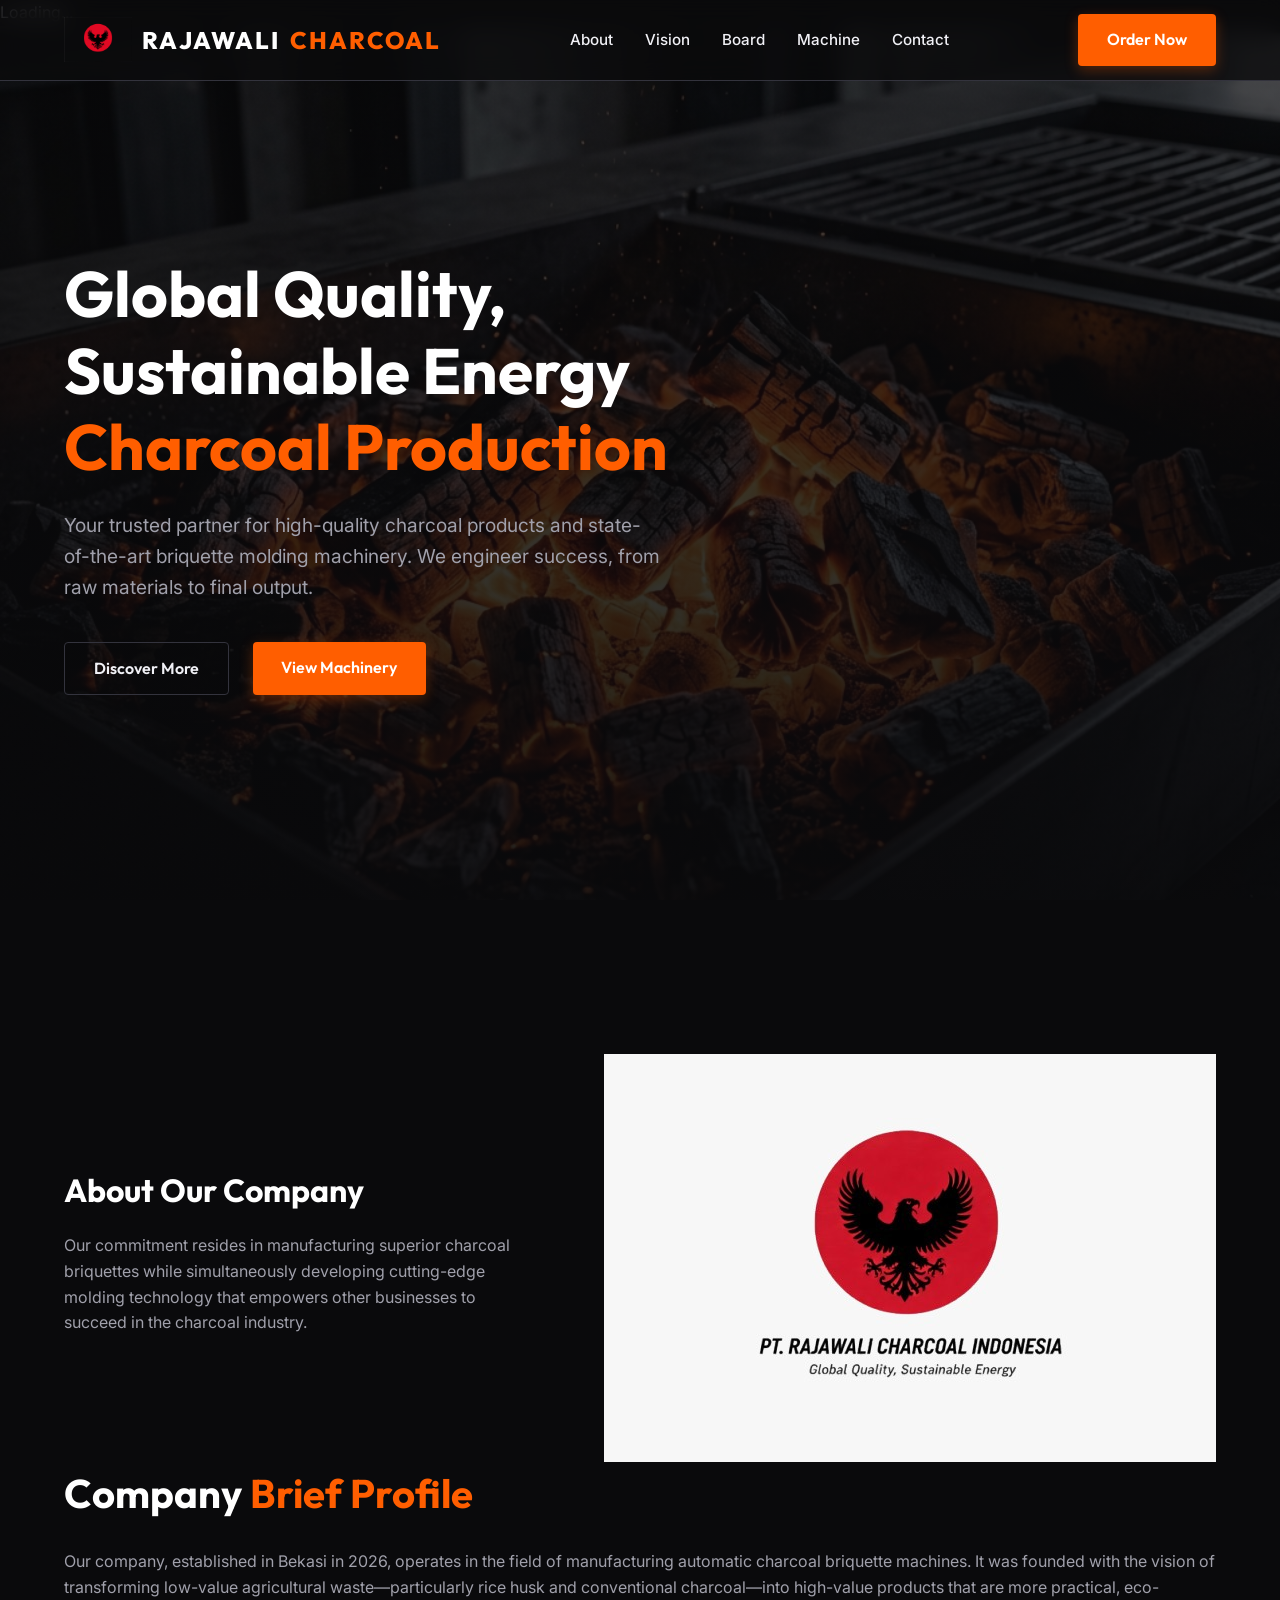
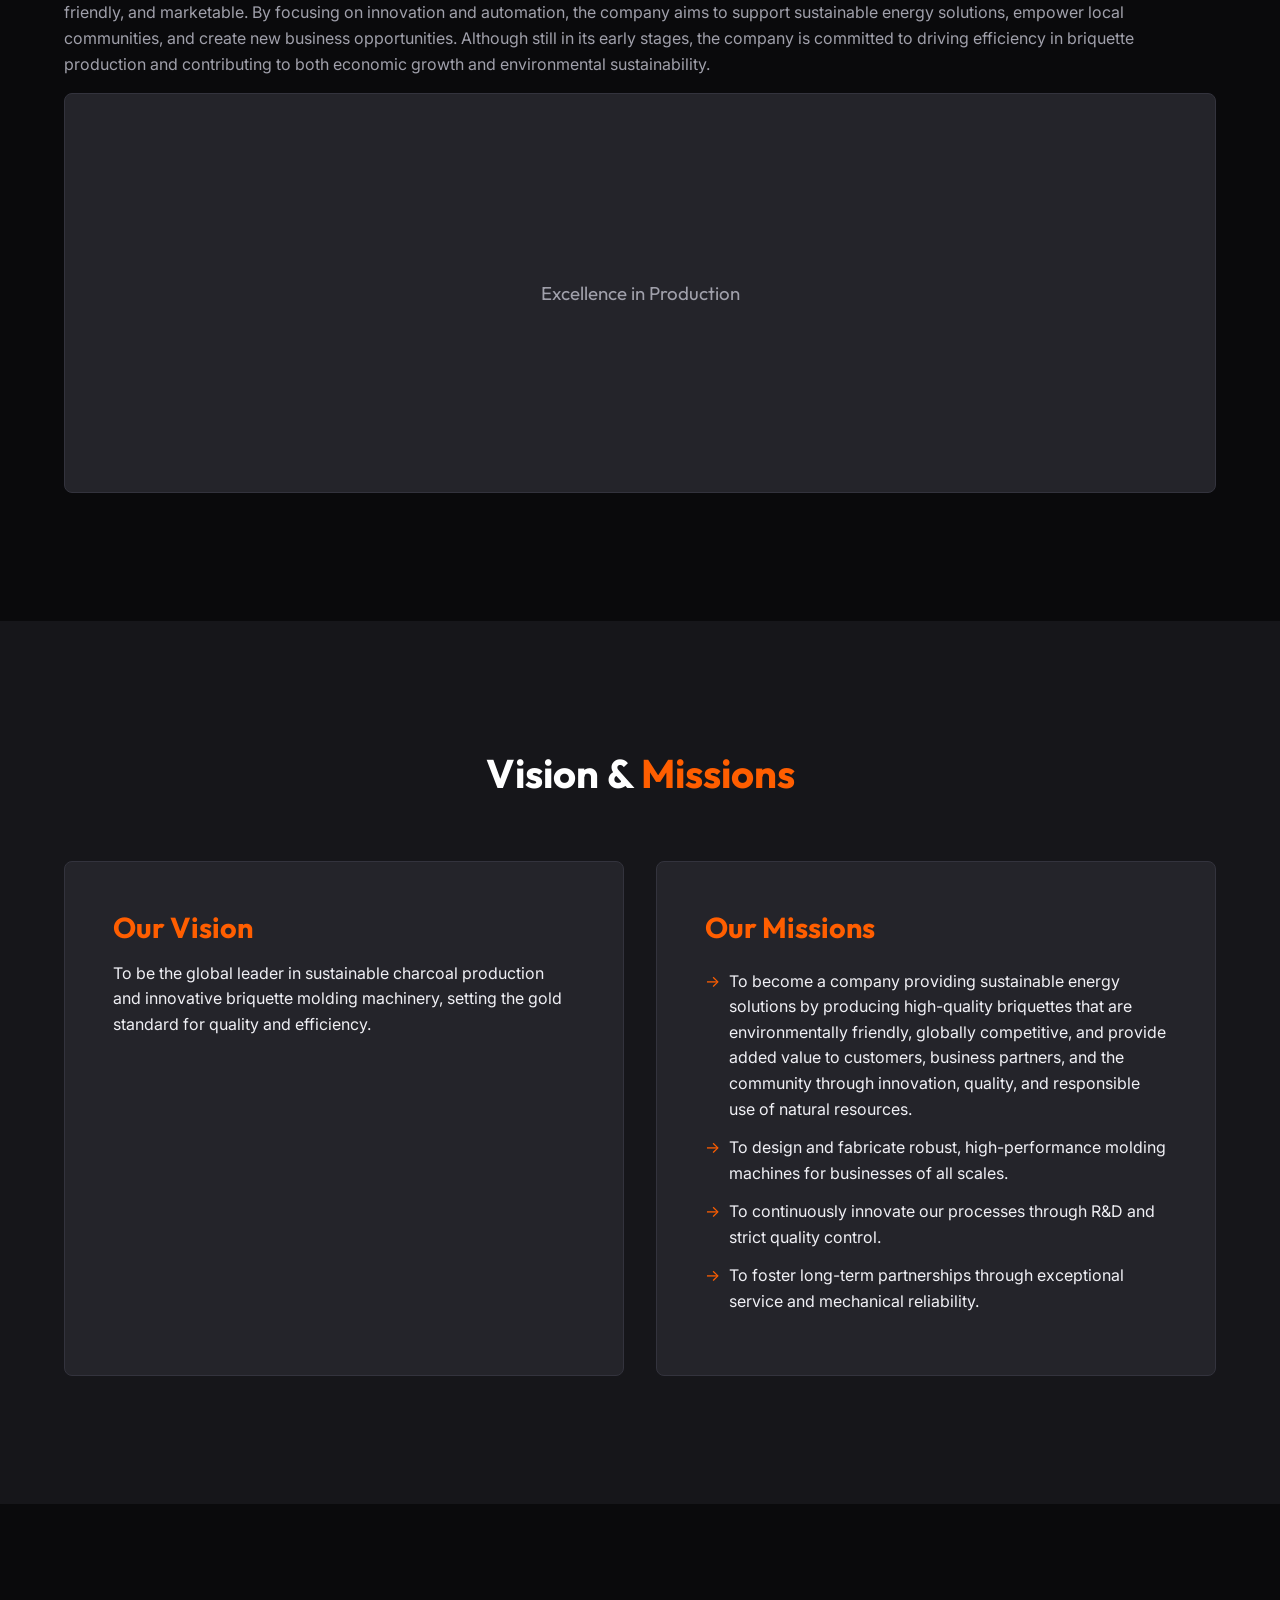
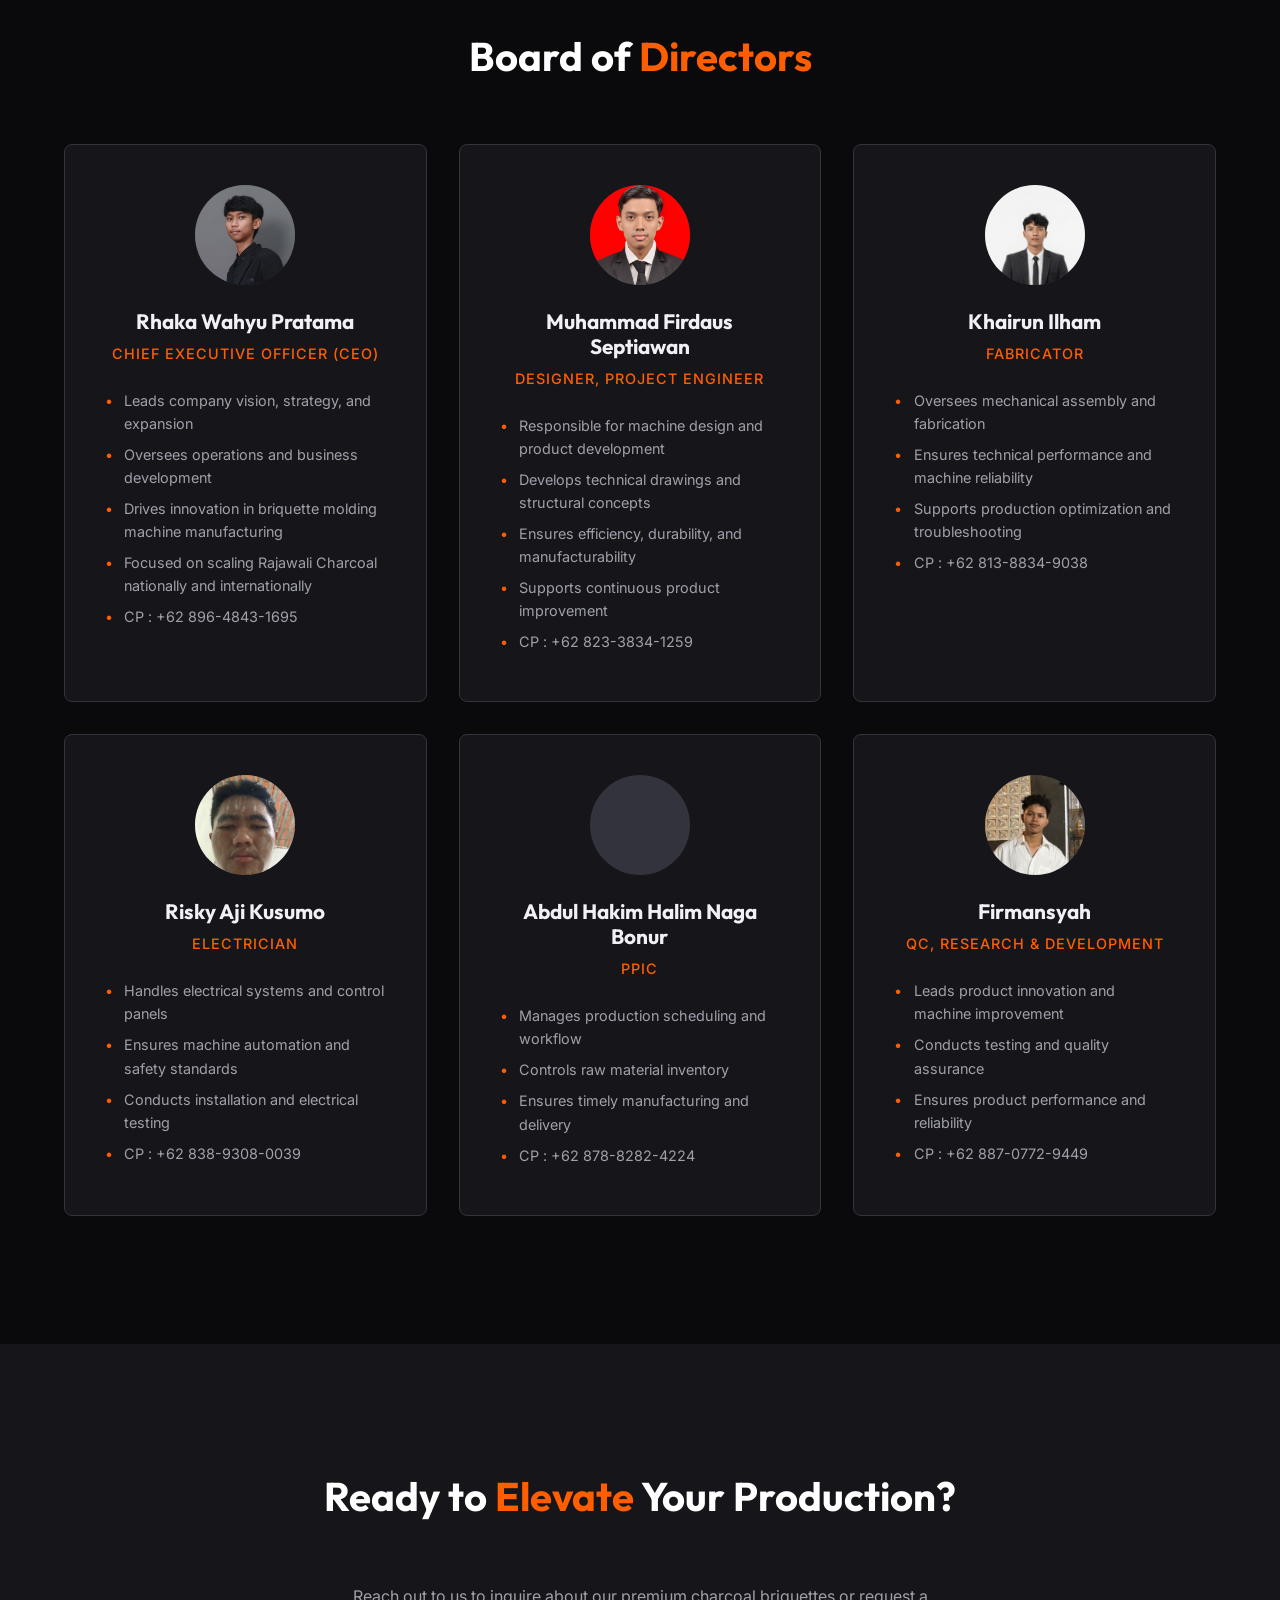
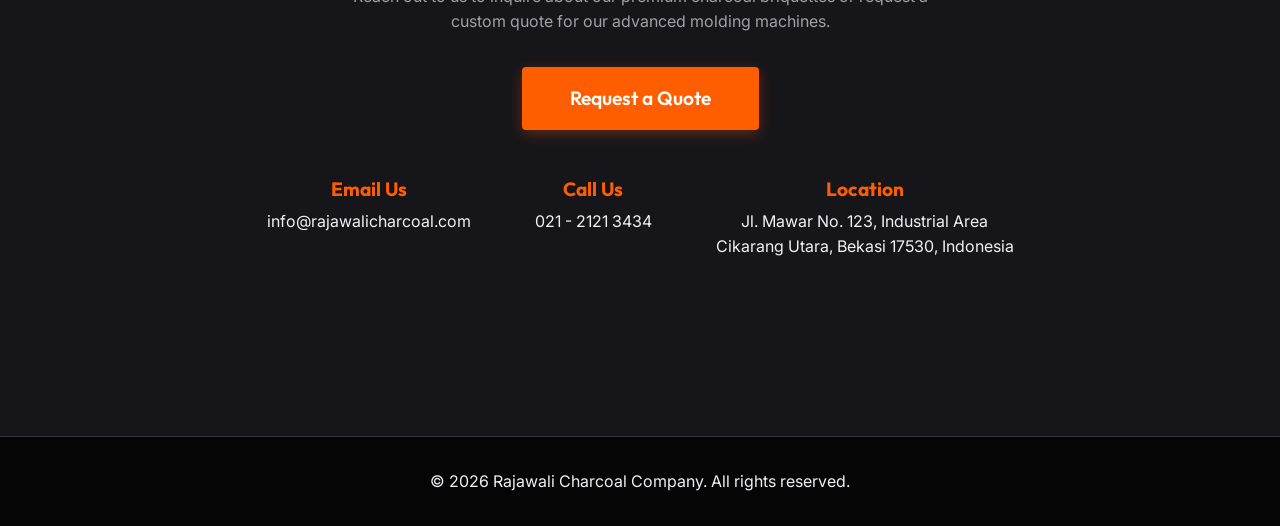
<file: index.html>
<!DOCTYPE html>
<html lang="en">
<head>
  <meta charset="UTF-8">
  <meta name="viewport" content="width=device-width, initial-scale=1.0">
  <title>Rajawali Charcoal Company</title>
  <meta name="description" content="Rajawali Charcoal Company - Premium charcoal production and briquette molding machines.">
  <link rel="stylesheet" href="assets/css/style.css">
</head>
<script>
const toggle = document.getElementById("menu-toggle");
const nav = document.querySelector(".nav-links");

toggle.addEventListener("click", () => {
  nav.classList.toggle("active");
});
window.addEventListener("scroll", () => {
  const scrollTop = document.documentElement.scrollTop;
  const height = document.documentElement.scrollHeight - document.documentElement.clientHeight;
  const scrolled = (scrollTop / height) * 100;
  document.getElementById("progress-bar").style.width = scrolled + "%";
});
const sections = document.querySelectorAll("section");
const navLinks = document.querySelectorAll(".nav-links a");

window.addEventListener("scroll", () => {
  let current = "";

  sections.forEach(section => {
    const sectionTop = section.offsetTop - 100;
    if (scrollY >= sectionTop) {
      current = section.getAttribute("id");
    }
  });

  navLinks.forEach(link => {
    link.classList.remove("active");
    if (link.getAttribute("href") === "#" + current) {
      link.classList.add("active");
    }
  });
});
<script>
const topBtn = document.getElementById("topBtn");

window.onscroll = () => {
  topBtn.style.display = window.scrollY > 300 ? "block" : "none";
};

topBtn.onclick = () => {
  window.scrollTo({ top: 0, behavior: "smooth" });
};
</script>
<div id="progress-bar"></div>
<button id="topBtn">↑</button>
<div id="loader">Loading...</div>
<body>

  <!-- Navigation -->
  <header>
    <div class="container nav-container">
      <div class="logo"><div class="logo">
  <img src="assets/images/logo.png"> Rajawali<span>Charcoal</span>
</div></div>
<div class="menu-toggle" id="menu-toggle">
  <span></span>
  <span></span>
  <span></span>
</div>
      <ul class="nav-links">
        <li><a href="#about">About</a></li>
        <li><a href="#vision-mission">Vision</a></li>
        <li><a href="#board">Board</a></li>
        <li><a href="product.html">Machine</a></li>
        <li><a href="#contact">Contact</a></li>
      </ul>
      <a href="#contact" class="btn btn-primary">Order Now</a>
    </div>
  </header>

  <!-- Hero Section -->
  <section class="hero">
    <div class="container">
      <div class="hero-content">
        <h1>Global Quality, Sustainable Energy <span>Charcoal Production</span></h1>
        <p>Your trusted partner for high-quality charcoal products and state-of-the-art briquette molding machinery. We engineer success, from raw materials to final output.</p>
        <div class="hero-actions">
          <a href="#about" class="btn btn-outline">Discover More</a>
          <a href="product.html" class="btn btn-primary">View Machinery</a>
        </div>
      </div>
    </div>
  </section>

  <!-- About Section -->
  <section id="about">
    <div class="container">
      <div class="about-content">
  <div class="about-text">
    <h3>About Our Company</h3>
    <p>
Our commitment resides in manufacturing superior charcoal briquettes while simultaneously developing cutting-edge molding technology that empowers other businesses to succeed in the charcoal industry.
    </p>
  </div>

  <!-- LOGO (kanan) -->
  <div class="about-logo">
    <img src="assets/images/rajawali_jargon.jpeg" alt="Rajawali Logo">
  </div>

</div>
        <div class="about-text">
          <h2 class="section-title" style="text-align: left; margin-bottom: 2rem;">Company <span>Brief Profile</span></h2>
          <p>Our company, established in Bekasi in 2026, operates in the field of manufacturing automatic charcoal briquette machines. It was founded with the vision of transforming low-value agricultural waste—particularly rice husk and conventional charcoal—into high-value products that are more practical, eco-friendly, and marketable. By focusing on innovation and automation, the company aims to support sustainable energy solutions, empower local communities, and create new business opportunities. Although still in its early stages, the company is committed to driving efficiency in briquette production and contributing to both economic growth and environmental sustainability.</p>
        </div>
        <div class="about-image" style="background-color: var(--color-surface-2); height: 400px; border-radius: 8px; border: 1px solid var(--color-border); display: flex; align-items: center; justify-content: center;">
            <h3 style="color: var(--color-text-muted); font-weight: 400;">Excellence in Production</h3>
        </div>
      </div>
    </div>
  </section>

  <!-- Vision & Mission -->
  <section id="vision-mission" class="vision-mission">
    <div class="container">
      <h2 class="section-title">Vision & <span>Missions</span></h2>
      <div class="vm-grid">
        <div class="card">
          <h3>Our Vision</h3>
          <p>To be the global leader in sustainable charcoal production and innovative briquette molding machinery, setting the gold standard for quality and efficiency.</p>
        </div>
        <div class="card">
          <h3>Our Missions</h3>
          <ul>
            <li>To become a company providing sustainable energy solutions by producing high-quality briquettes that are environmentally friendly, globally competitive, and provide added value to customers, business partners, and the community through innovation, quality, and responsible use of natural resources.</li>
            <li>To design and fabricate robust, high-performance molding machines for businesses of all scales.</li>
            <li>To continuously innovate our processes through R&D and strict quality control.</li>
            <li>To foster long-term partnerships through exceptional service and mechanical reliability.</li>
          </ul>
        </div>
      </div>
    </div>
  </section>

  <!-- Board of Directors -->
  <section id="board">
    <div class="container">
      <h2 class="section-title">Board of <span>Directors</span></h2>
      <div class="board-grid">
        
        <div class="member-card">
          <div class="member-avatar">
           <img src="assets/images/wayaw.jpeg">
            </div>
          <h4>Rhaka Wahyu Pratama</h4>
          <p class="member-role">Chief Executive Officer (CEO)</p>
          <ul>
            <li>Leads company vision, strategy, and expansion</li>
            <li>Oversees operations and business development</li>
            <li>Drives innovation in briquette molding machine manufacturing</li>
            <li>Focused on scaling Rajawali Charcoal nationally and internationally</li>
            <li>CP : +62 896-4843-1695
          </ul>
        </div>

        <div class="member-card">
          <div class="member-avatar">
           <img src="assets/images/bang_daus1.jpeg">
            </div>
          <h4>Muhammad Firdaus Septiawan</h4>
          <p class="member-role">Designer, Project Engineer</p>
          <ul>
            <li>Responsible for machine design and product development</li>
            <li>Develops technical drawings and structural concepts</li>
            <li>Ensures efficiency, durability, and manufacturability</li>
            <li>Supports continuous product improvement</li>
            <li>CP : +62 823-3834-1259
          </ul>
        </div>

        <div class="member-card">
          <div class="member-avatar">
            <img src="assets/images/kirun.jpeg">
        </div>
          <h4>Khairun Ilham</h4>
          <p class="member-role">Fabricator</p>
          <ul>
            <li>Oversees mechanical assembly and fabrication</li>
            <li>Ensures technical performance and machine reliability</li>
            <li>Supports production optimization and troubleshooting</li>
            <li>CP : +62 813-8834-9038 
          </ul>
        </div>

        <div class="member-card">
          <div class="member-avatar">
           <img src="assets/images/aji_ganteng.jpeg">
            </div>
          <h4>Risky Aji Kusumo</h4>
          <p class="member-role">Electrician</p>
          <ul>
            <li>Handles electrical systems and control panels</li>
            <li>Ensures machine automation and safety standards</li>
            <li>Conducts installation and electrical testing</li>
            <li>CP : +62 838-9308-0039
          </ul>
        </div>

        <div class="member-card">
          <div class="member-avatar"></div>
          <h4>Abdul Hakim Halim Naga Bonur</h4>
          <p class="member-role">PPIC</p>
          <ul>
            <li>Manages production scheduling and workflow</li>
            <li>Controls raw material inventory</li>
            <li>Ensures timely manufacturing and delivery</li>
            <li>CP : +62 878-8282-4224
          </ul>
        </div>

        <div class="member-card">
          <div class="member-avatar">
           <img src="assets/images/firman.jpeg">
            </div>
          <h4>Firmansyah</h4>
          <p class="member-role">QC, Research & Development</p>
          <ul>
            <li>Leads product innovation and machine improvement</li>
            <li>Conducts testing and quality assurance</li>
            <li>Ensures product performance and reliability</li>
            <li>CP : +62 887-0772-9449
          </ul>
        </div>

      </div>
    </div>
  </section>

  <!-- Contact & Order -->
  <section id="contact" class="contact-section">
    <div class="container">
      <h2 class="section-title">Ready to <span>Elevate</span> Your Production?</h2>
      <p style="max-width: 600px; margin: 0 auto 2rem; color: var(--color-text-muted);">Reach out to us to inquire about our premium charcoal briquettes or request a custom quote for our advanced molding machines.</p>
      
      <div style="margin-bottom: 3rem;">
        <a href="mailto:info@rajawalicharcoal.com" class="btn btn-primary" style="font-size: 1.2rem; padding: 1rem 3rem;">Request a Quote</a>
      </div>

      <div class="contact-info">
        <div class="contact-item">
          <h4>Email Us</h4>
          <p>info@rajawalicharcoal.com</p>
        </div>
        <div class="contact-item">
          <h4>Call Us</h4>
          <p> 021 - 2121 3434</p>
        </div> 
        <div class="contact-item">
          <h4>Location</h4>
          <p>Jl. Mawar No. 123, Industrial Area </p>
          <p>Cikarang Utara, Bekasi 17530, Indonesia
        </div>
      </div>
    </div>
  </section>

  <!-- Footer -->
  <footer>
    <div class="container">
      <p>&copy; 2026 Rajawali Charcoal Company. All rights reserved.</p>
    </div>
  </footer>
<script>
const faders = document.querySelectorAll(".fade-in, .about-text, .about-logo");

const observer = new IntersectionObserver(entries => {
  entries.forEach(entry => {
    if (entry.isIntersecting) {
      entry.target.classList.add("show");
    }
  });
});

faders.forEach(el => observer.observe(el));
</script>

</body>
</html>
</file>
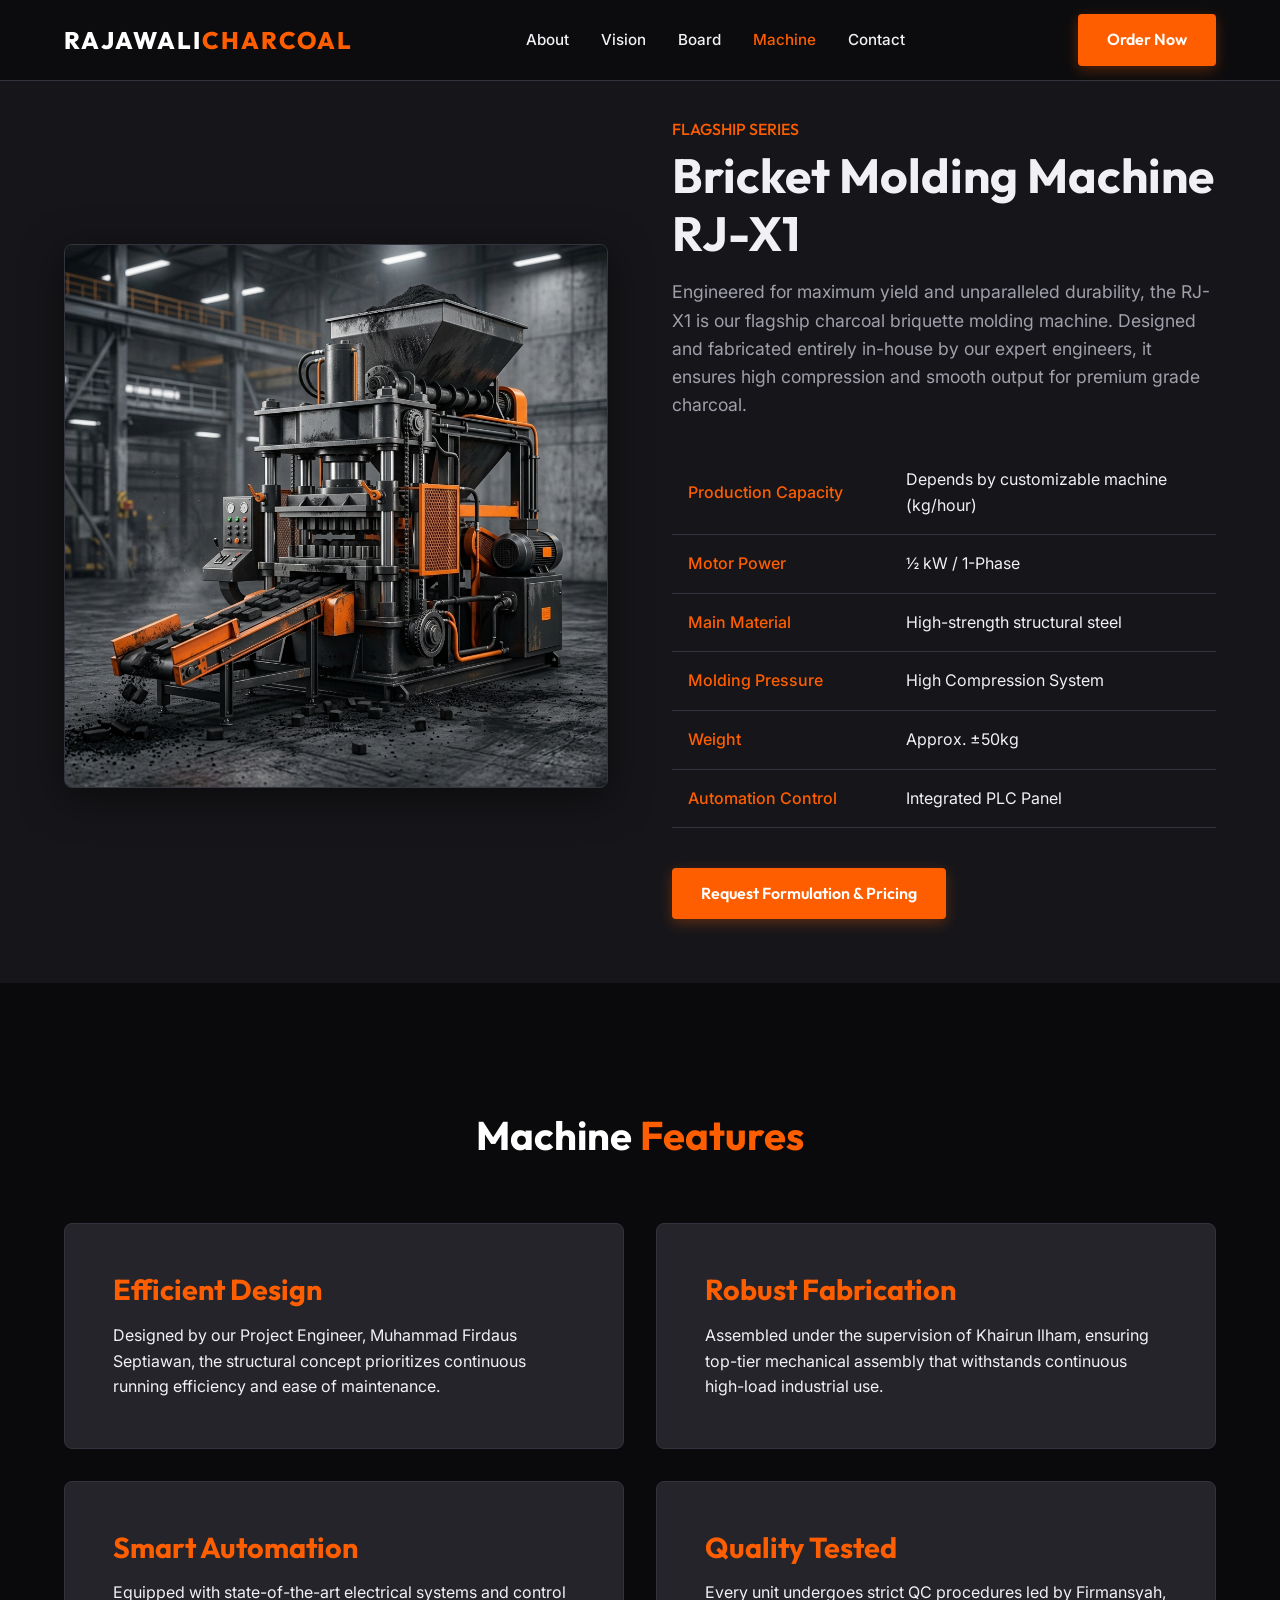
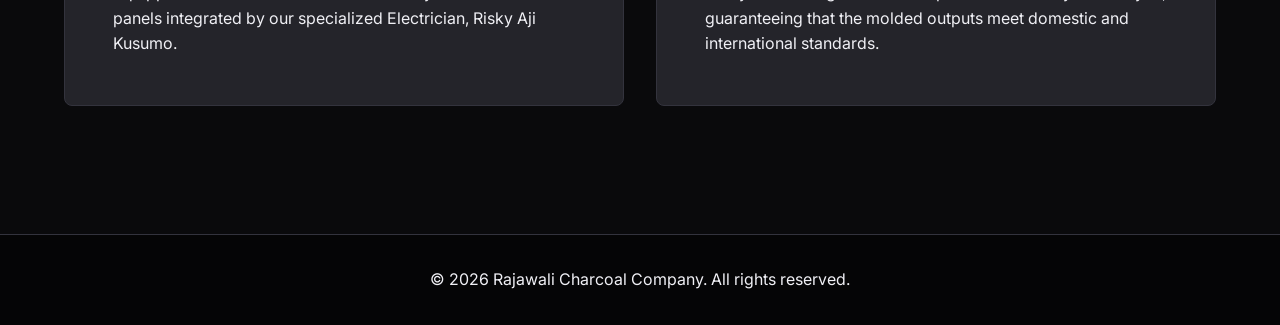
<file: product.html>
<!DOCTYPE html>
<html lang="en">
<head>
  <meta charset="UTF-8">
  <meta name="viewport" content="width=device-width, initial-scale=1.0">
  <title>Bricket Molding Machine | Rajawali Charcoal</title>
  <meta name="description" content="Technical specifications and features of the Rajawali Bricket Molding Machine.">
  <link rel="stylesheet" href="assets/css/style.css">
</head>
<body>

  <!-- Navigation -->
  <header>
    <div class="container nav-container">
      <div class="logo"><a href="index.html" style="color: inherit; text-decoration: none;">Rajawali<span>Charcoal</span></a></div>
      <ul class="nav-links">
        <li><a href="index.html#about">About</a></li>
        <li><a href="index.html#vision-mission">Vision</a></li>
        <li><a href="index.html#board">Board</a></li>
        <li><a href="product.html" style="color: var(--color-primary);">Machine</a></li>
        <li><a href="index.html#contact">Contact</a></li>
      </ul>
      <a href="index.html#contact" class="btn btn-primary">Order Now</a>
    </div>
  </header>

  <!-- Product Hero & Showcase -->
  <section class="product-hero">
    <div class="container">
      <div class="product-showcase">
        <div class="product-image">
          <img src="assets/images/machine_img.png" alt="Industrial Bricket Molding Machine">
        </div>
        <div class="product-details">
          <h4 style="color: var(--color-primary); margin-bottom: 0.5rem; font-weight: 500; text-transform: uppercase;">Flagship Series</h4>
          <h1>Bricket Molding Machine RJ-X1</h1>
          <p>Engineered for maximum yield and unparalleled durability, the RJ-X1 is our flagship charcoal briquette molding machine. Designed and fabricated entirely in-house by our expert engineers, it ensures high compression and smooth output for premium grade charcoal.</p>
          
          <table class="specs-table">
            <tbody>
              <tr>
                <th>Production Capacity</th>
                <td>Depends by customizable machine (kg/hour)</td>
              </tr>
              <tr>
                <th>Motor Power</th>
                <td>½ kW / 1-Phase</td>
              </tr>
              <tr>
                <th>Main Material</th>
                <td>High-strength structural steel</td>
              </tr>
              <tr>
                <th>Molding Pressure</th>
                <td>High Compression System</td>
              </tr>
              <tr>
                <th>Weight</th>
                <td>Approx. ±50kg</td>
              </tr>
              <tr>
                <th>Automation Control</th>
                <td>Integrated PLC Panel</td>
              </tr>
            </tbody>
          </table>

          <div style="margin-top: 2.5rem;">
             <a href="index.html#contact" class="btn btn-primary">Request Formulation & Pricing</a>
          </div>
        </div>
      </div>
    </div>
  </section>

  <!-- Features -->
  <section style="background-color: var(--color-bg);">
    <div class="container">
      <h2 class="section-title">Machine <span>Features</span></h2>
      <div class="vm-grid">
        <div class="card">
          <h3>Efficient Design</h3>
          <p>Designed by our Project Engineer, Muhammad Firdaus Septiawan, the structural concept prioritizes continuous running efficiency and ease of maintenance.</p>
        </div>
        <div class="card">
          <h3>Robust Fabrication</h3>
          <p>Assembled under the supervision of Khairun Ilham, ensuring top-tier mechanical assembly that withstands continuous high-load industrial use.</p>
        </div>
        <div class="card">
          <h3>Smart Automation</h3>
          <p>Equipped with state-of-the-art electrical systems and control panels integrated by our specialized Electrician, Risky Aji Kusumo.</p>
        </div>
        <div class="card">
          <h3>Quality Tested</h3>
          <p>Every unit undergoes strict QC procedures led by Firmansyah, guaranteeing that the molded outputs meet domestic and international standards.</p>
        </div>
      </div>
    </div>
  </section>

  <!-- Footer -->
  <footer>
    <div class="container">
      <p>&copy; 2026 Rajawali Charcoal Company. All rights reserved.</p>
    </div>
  </footer>

</body>
</html>
</file>
<file: assets/css/style.css>
@import url('https://fonts.googleapis.com/css2?family=Inter:wght@300;400;500;600&family=Outfit:wght@400;600;800&display=swap');

:root {
  --color-bg: #0a0a0c;
  --color-surface-1: #16161a;
  --color-surface-2: #24242a;
  --color-primary: #ff5e00;
  --color-primary-hover: #ff7b30;
  --color-text: #f0f0f5;
  --color-text-muted: #a0a0ab;
  --color-border: #33333d;

  --font-heading: 'Outfit', sans-serif;
  --font-body: 'Inter', sans-serif;

  --transition-fast: 0.2s ease;
  --transition-normal: 0.3s ease;
  --transition-slow: 0.5s cubic-bezier(0.2, 0.8, 0.2, 1);
}

* {
  box-sizing: border-box;
  margin: 0;
  padding: 0;
}

html {
  scroll-behavior: smooth;
}

body {
  font-family: var(--font-body);
  background-color: var(--color-bg);
  color: var(--color-text);
  line-height: 1.6;
  -webkit-font-smoothing: antialiased;
}

h1,
h2,
h3,
h4,
h5,
h6 {
  font-family: var(--font-heading);
  line-height: 1.2;
}

a {
  color: var(--color-primary);
  text-decoration: none;
  transition: color var(--transition-fast);
}

a:hover {
  color: var(--color-primary-hover);
}

.container {
  width: 90%;
  max-width: 1200px;
  margin: 0 auto;
}

/* Header */
header {
  position: fixed;
  top: 0;
  width: 100%;
  background-color: rgba(10, 10, 12, 0.8);
  backdrop-filter: blur(12px);
  z-index: 100;
  border-bottom: 1px solid var(--color-border);
}

.nav-container {
  display: flex;
  justify-content: space-between;
  align-items: center;
  height: 80px;
}

.logo {
  display: flex;
  align-items: center;
  gap: 10px;
  font-family: var(--font-heading);
  font-size: 1.5rem;
  font-weight: 800;
  color: #fff;
  text-transform: uppercase;
  letter-spacing: 2px;
}

.logo span {
  color: var(--color-primary);
}
.logo img {
  height: 45px;
  width: auto;
  margin-top: -2px; /
}
.nav-links {
  display: flex;
  gap: 2rem;
  list-style: none;
}

.nav-links a {
  color: var(--color-text);
  font-weight: 500;
  font-size: 0.95rem;
}

.nav-links a:hover {
  color: var(--color-primary);
}

/* Buttons */
.btn {
  display: inline-block;
  padding: 0.8rem 1.8rem;
  border-radius: 4px;
  font-family: var(--font-heading);
  font-weight: 600;
  font-size: 1rem;
  cursor: pointer;
  border: none;
  transition: all var(--transition-normal);
  text-align: center;
}

.btn-primary {
  background-color: var(--color-primary);
  color: #fff;
  box-shadow: 0 4px 14px rgba(255, 94, 0, 0.3);
}

.btn-primary:hover {
  background-color: var(--color-primary-hover);
  transform: translateY(-2px);
  box-shadow: 0 6px 20px rgba(255, 94, 0, 0.4);
  color: #fff;
}

.btn-outline {
  background-color: transparent;
  color: var(--color-text);
  border: 1px solid var(--color-border);
}

.btn-outline:hover {
  border-color: var(--color-primary);
  color: var(--color-primary);
}

/* Hero Section */
.hero {
  height: 100vh;
  display: flex;
  align-items: center;
  position: relative;
  overflow: hidden;
  background-image: linear-gradient(rgba(10, 10, 12, 0.7), rgba(10, 10, 12, 0.9)), url('../images/hero_bg.png');
  background-size: cover;
  background-position: center;
  background-attachment: fixed;
}

.hero-content {
  position: relative;
  z-index: 2;
  max-width: 800px;
  animation: fadeInUp 1s var(--transition-slow) forwards;
  opacity: 0;
  transform: translateY(30px);
}

.hero h1 {
  font-size: 4rem;
  margin-bottom: 1.5rem;
  color: #fff;
}

.hero h1 span {
  color: var(--color-primary);
}

.hero p {
  font-size: 1.2rem;
  color: var(--color-text-muted);
  margin-bottom: 2.5rem;
  max-width: 600px;
}

.hero-actions {
  display: flex;
  gap: 1.5rem;
}

/* Sections */
section {
  padding: 8rem 0;
}

.section-title {
  text-align: center;
  font-size: 2.5rem;
  margin-bottom: 4rem;
  color: #fff;
}

.section-title span {
  color: var(--color-primary);
}

/* About Section */
.about-content {
  display: grid;
  grid-template-columns: 1fr 1fr;
  gap: 4rem;
  align-items: center;
}

.about-text h3 {
  font-size: 2rem;
  margin-bottom: 1.5rem;
  color: #fff;
}

.about-text p {
  color: var(--color-text-muted);
  margin-bottom: 1rem;
}
.about-text {
  transform: translateX(-30px);
  opacity: 0;
  transition: 0.8s;
}

.about-logo {
  transform: translateX(30px);
  opacity: 0;
  transition: 0.8s;
}

.about-text.show,
.about-logo.show {
  transform: translateX(0);
  opacity: 1;
}
.about-logo {
  transition: 0.8s 0.2s;
}

/* Vision & Mission */
.vision-mission {
  background-color: var(--color-surface-1);
}

.vm-grid {
  display: grid;
  grid-template-columns: 1fr 1fr;
  gap: 2rem;
}

.card {
  background-color: var(--color-surface-2);
  padding: 3rem;
  border-radius: 8px;
  border: 1px solid var(--color-border);
  transition: transform var(--transition-normal), border-color var(--transition-normal);
}

.card:hover {
  transform: translateY(-5px);
  border-color: var(--color-primary);
}

.card h3 {
  font-size: 1.8rem;
  margin-bottom: 1rem;
  color: var(--color-primary);
}

.card ul {
  list-style: none;
  margin-top: 1.5rem;
}

.card ul li {
  margin-bottom: 0.8rem;
  padding-left: 1.5rem;
  position: relative;
}

.card ul li::before {
  content: '→';
  color: var(--color-primary);
  position: absolute;
  left: 0;
  top: 0;
}

/* Board of Directors */
.board-grid {
  display: grid;
  grid-template-columns: repeat(auto-fit, minmax(300px, 1fr));
  gap: 2rem;
}

.member-card {
  background-color: var(--color-surface-1);
  padding: 2.5rem;
  border-radius: 8px;
  border: 1px solid var(--color-border);
  text-align: center;
  transition: all var(--transition-normal);
}

.member-card:hover {
  background-color: var(--color-surface-2);
  transform: translateY(-10px);
  box-shadow: 0 10px 30px rgba(0, 0, 0, 0.5);
  border-color: var(--color-primary);
  box-shadow: 0 15px 40px rgba(255, 94, 0, 0.2);
}

.member-avatar {
  width: 100px;
  height: 100px;
  background-color: var(--color-border);
  border-radius: 50%;
  margin: 0 auto 1.5rem;
  display: flex;
  align-items: center;
  justify-content: center;
  font-size: 2rem;
  font-weight: 800;
  color: var(--color-primary);
  font-family: var(--font-heading);
}
.member-avatar img {
  width: 100%;
  height: 100%;
  object-fit: cover;
  border-radius: 50%;
}
.member-card h4 {
  font-size: 1.3rem;
  margin-bottom: 0.5rem;
}

.member-role {
  color: var(--color-primary);
  font-weight: 500;
  font-size: 0.9rem;
  margin-bottom: 1.5rem;
  text-transform: uppercase;
  letter-spacing: 1px;
}

.member-card ul {
  text-align: left;
  list-style: none;
  font-size: 0.9rem;
  color: var(--color-text-muted);
}

.member-card ul li {
  margin-bottom: 0.5rem;
  padding-left: 1.2rem;
  position: relative;
}

.member-card ul li::before {
  content: '•';
  color: var(--color-primary);
  position: absolute;
  left: 0;
}

/* Contact Section & Footer */
.contact-section {
  background-color: var(--color-surface-1);
  text-align: center;
}

.contact-info {
  margin: 3rem 0;
  display: flex;
  justify-content: center;
  gap: 4rem;
}

.contact-item h4 {
  font-size: 1.2rem;
  margin-bottom: 0.5rem;
  color: var(--color-primary);
}

footer {
  background-color: #050506;
  padding: 2rem 0;
  text-align: center;
  border-top: 1px solid var(--color-border);
}

/* Product Page Styles */
.product-hero {
  padding-top: 120px;
  padding-bottom: 4rem;
  background-color: var(--color-surface-1);
}

.product-showcase {
  display: grid;
  grid-template-columns: 1fr 1fr;
  gap: 4rem;
  align-items: center;
}

.product-image img {
  width: 100%;
  border-radius: 8px;
  box-shadow: 0 10px 40px rgba(0, 0, 0, 0.5);
  border: 1px solid var(--color-border);
}

.product-details h1 {
  font-size: 3rem;
  margin-bottom: 1rem;
}

.product-details p {
  font-size: 1.1rem;
  color: var(--color-text-muted);
  margin-bottom: 2rem;
}

.specs-table {
  width: 100%;
  border-collapse: collapse;
  margin-top: 2rem;
}

.specs-table th,
.specs-table td {
  padding: 1rem;
  text-align: left;
  border-bottom: 1px solid var(--color-border);
}

.specs-table th {
  color: var(--color-primary);
  font-weight: 500;
  width: 40%;
}

/* Animations */
@keyframes fadeInUp {
  to {
    opacity: 1;
    transform: translateY(0);
  }
}

/* Responsive */
@media (max-width: 992px) {
  .hero h1 {
    font-size: 3rem;
  }

  .about-content,
  .vm-grid,
  .product-showcase {
    grid-template-columns: 1fr;
  }

  .contact-info {
    flex-direction: column;
    gap: 2rem;
  }
}

@media (max-width: 768px) {
  .nav-links {
    display: none;
  }

  .hero h1 {
    font-size: 2.5rem;
  }
}
.menu-toggle {
  display: none;
  flex-direction: column;
  cursor: pointer;
  gap: 5px;
}

.menu-toggle span {
  width: 25px;
  height: 3px;
  background: white;
  transition: 0.3s;
}

/* Mobile */
@media (max-width: 768px) {
  .menu-toggle {
    display: flex;
  }

  .nav-links {
    position: absolute;
    top: 80px;
    left: 0;
    width: 100%;
    background: var(--color-bg);
    flex-direction: column;
    align-items: center;
    gap: 1.5rem;
    padding: 2rem 0;
    display: none;
  }

  .nav-links.active {
    display: flex;
  }
}
#progress-bar {
  position: fixed;
  top: 0;
  left: 0;
  height: 4px;
  width: 0%;
  background: var(--color-primary);
  z-index: 999;
}
.nav-links a.active {
  color: var(--color-primary);
}
#topBtn {
  position: fixed;
  bottom: 30px;
  right: 30px;
  background: var(--color-primary);
  color: white;
  border: none;
  padding: 12px 16px;
  border-radius: 50%;
  cursor: pointer;
  display: none;
}
.logo img {
  transition: 0.3s;
}

.logo:hover img {
  filter: drop-shadow(0 0 10px #ff5e00);
}
</file>
